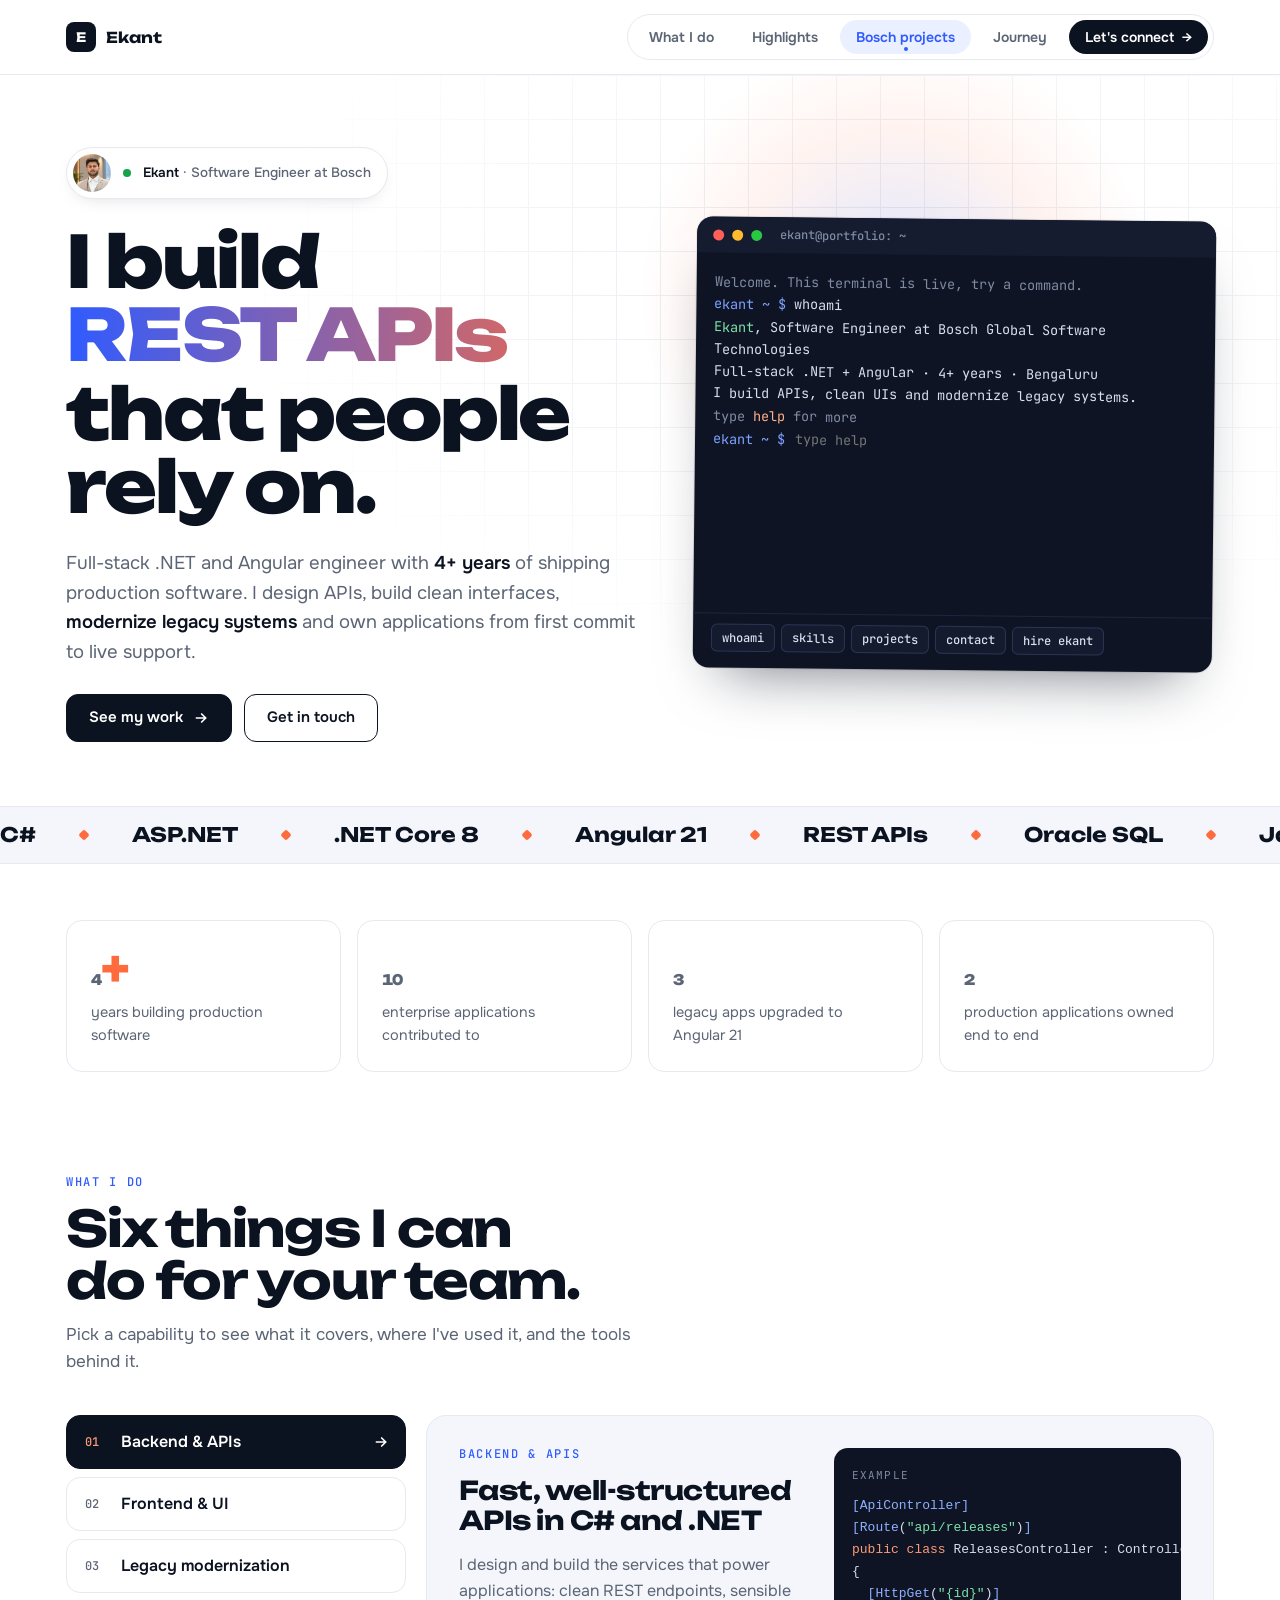
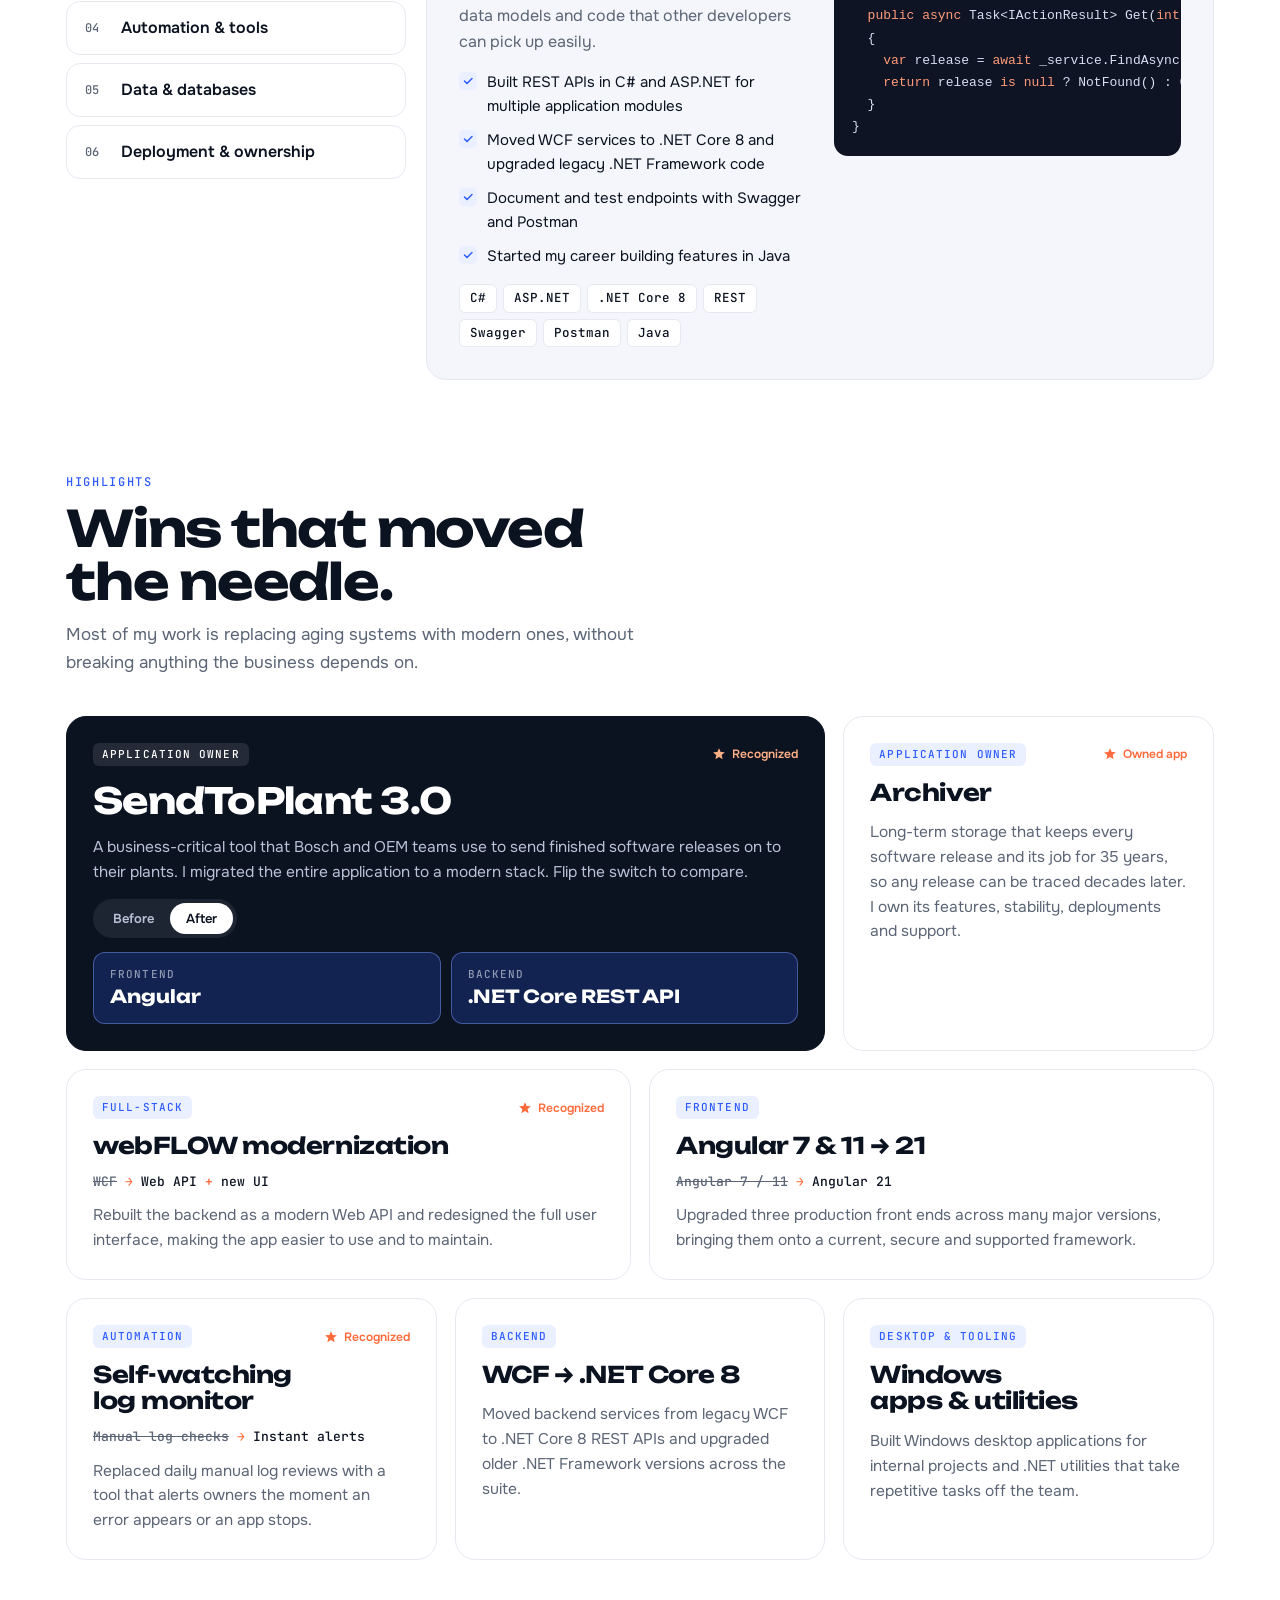
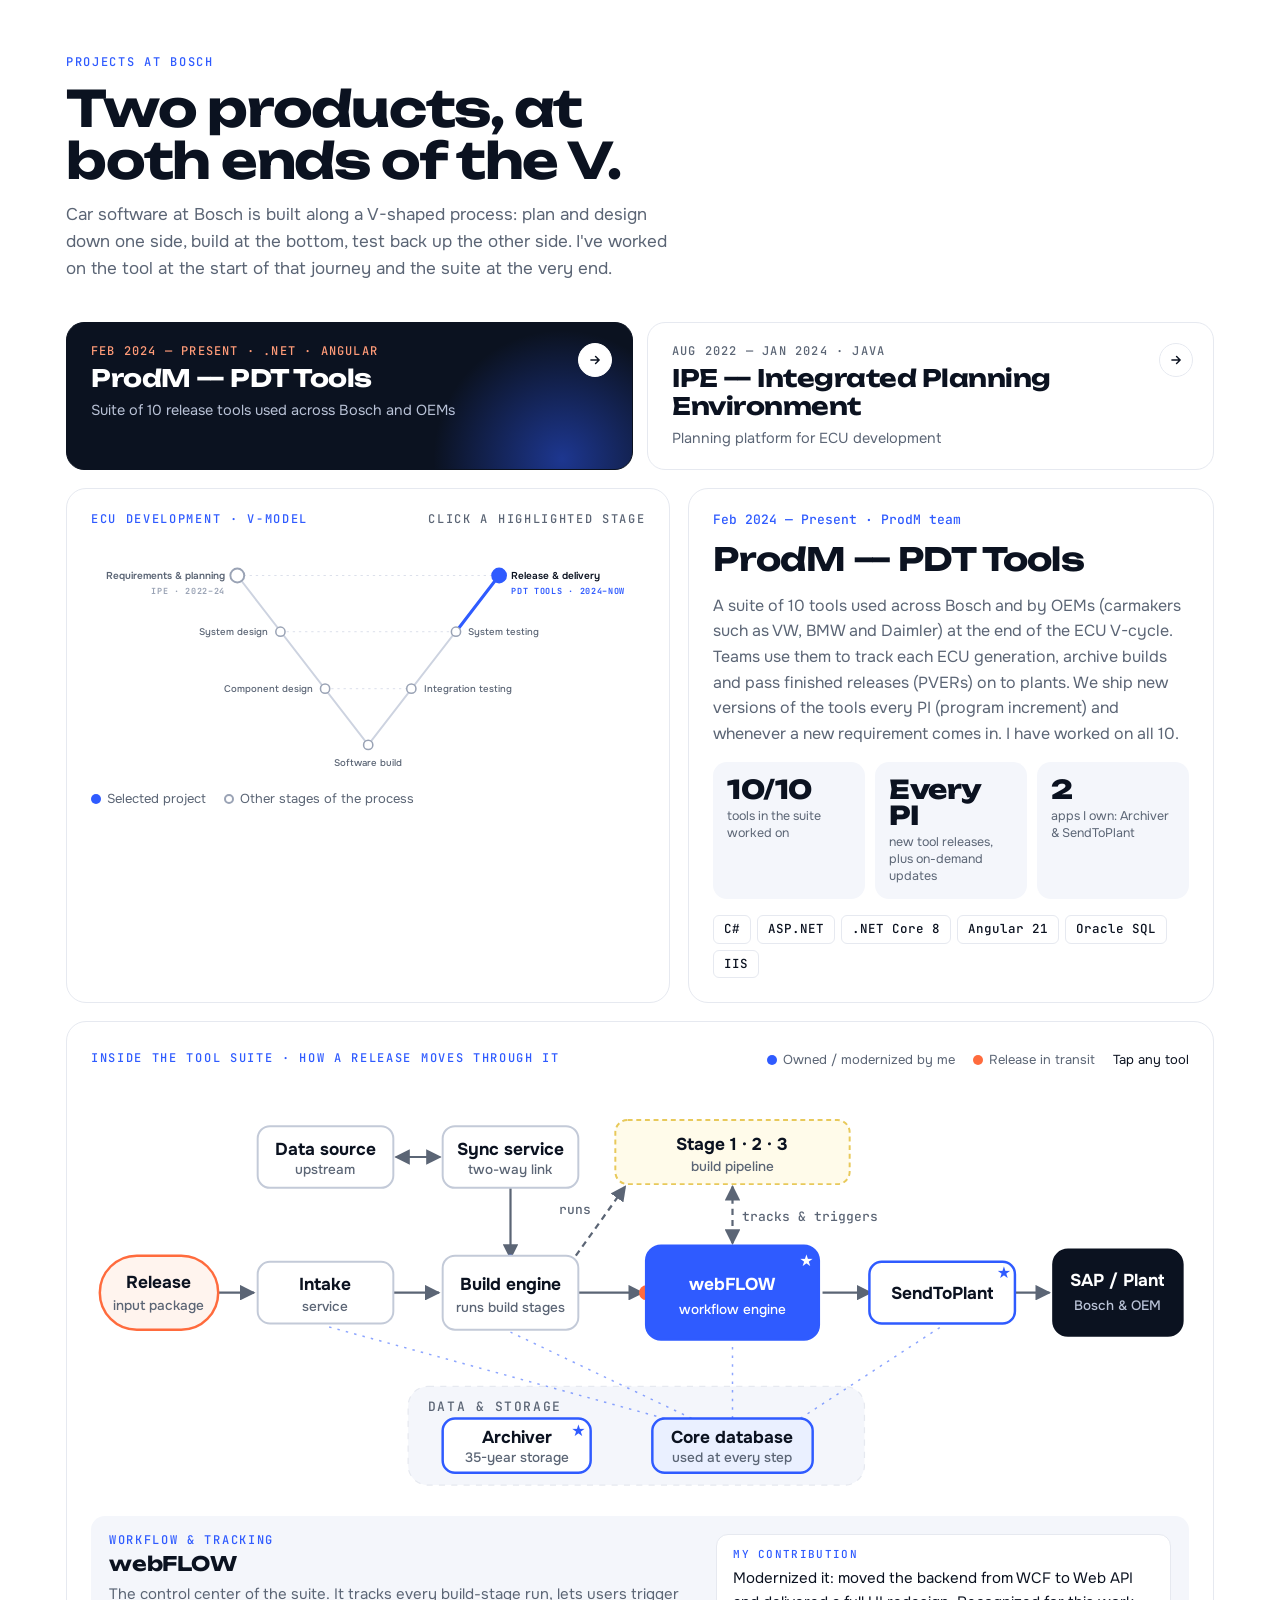
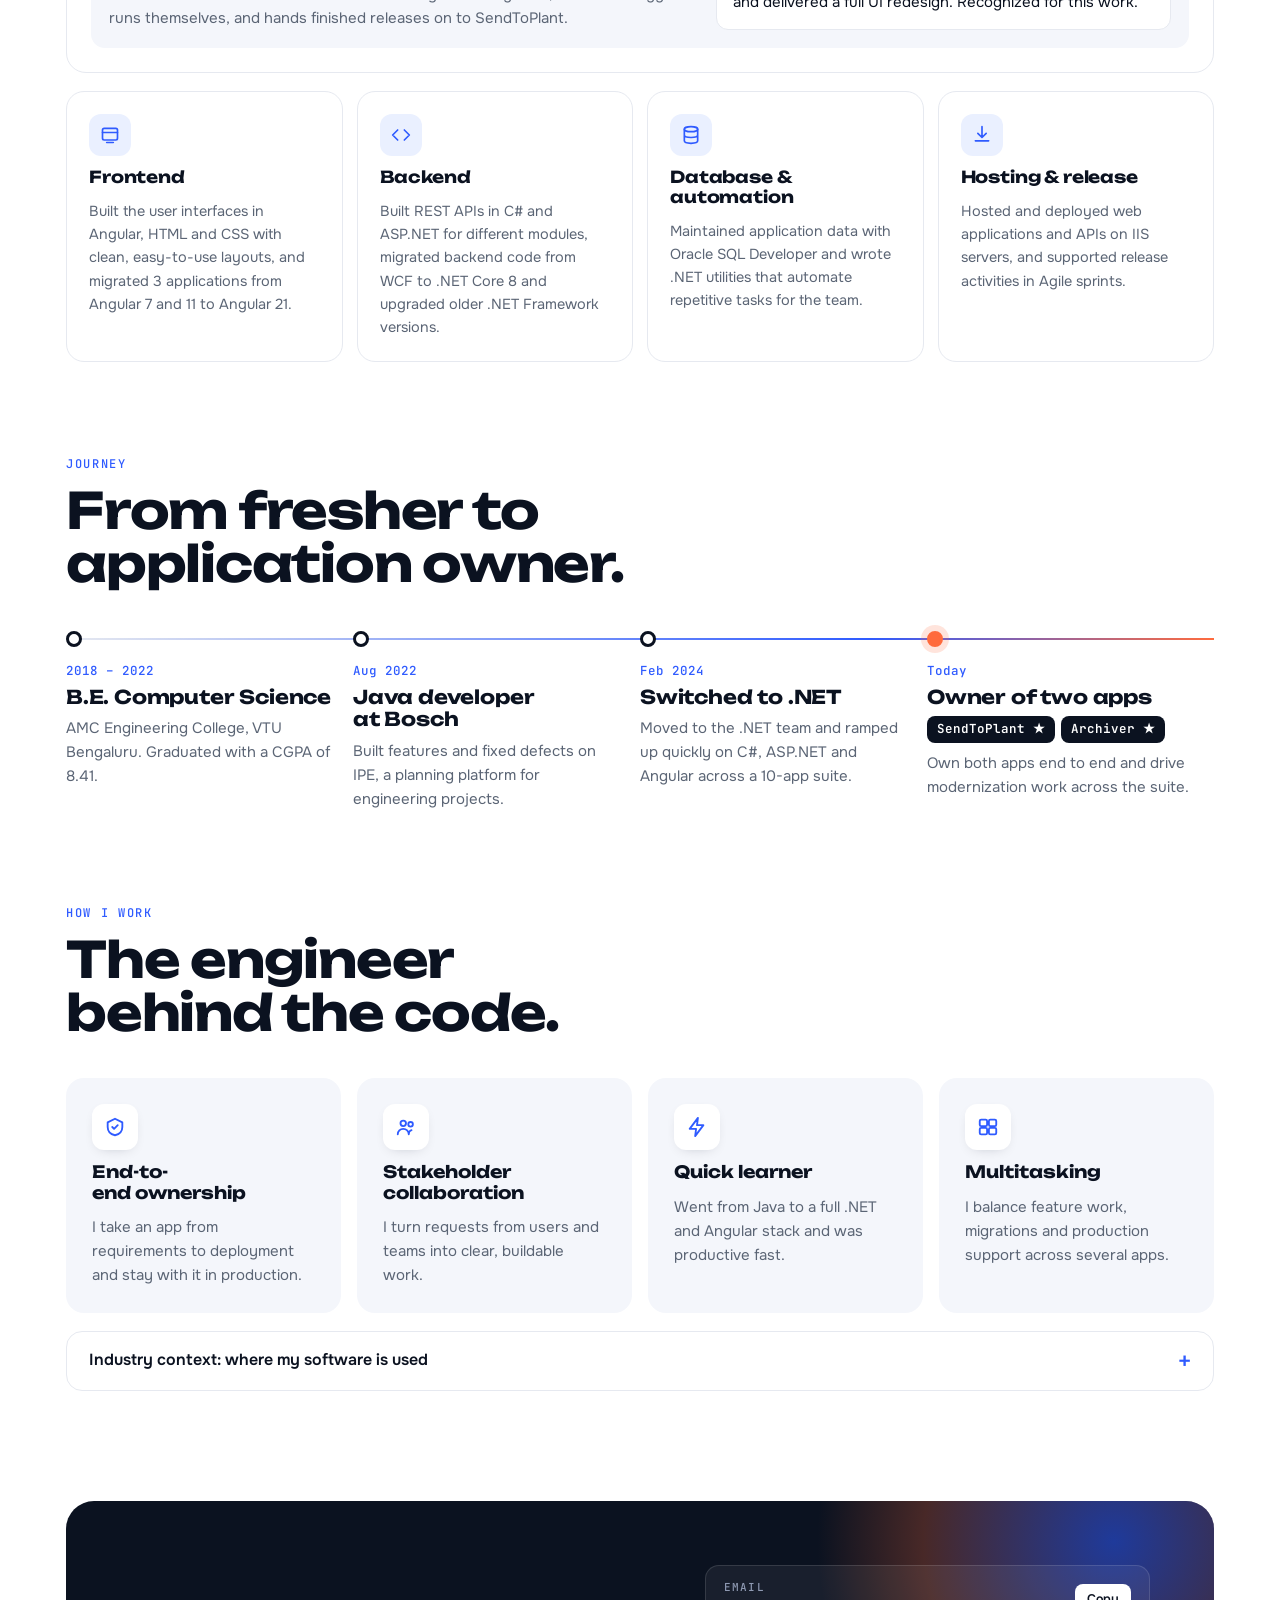
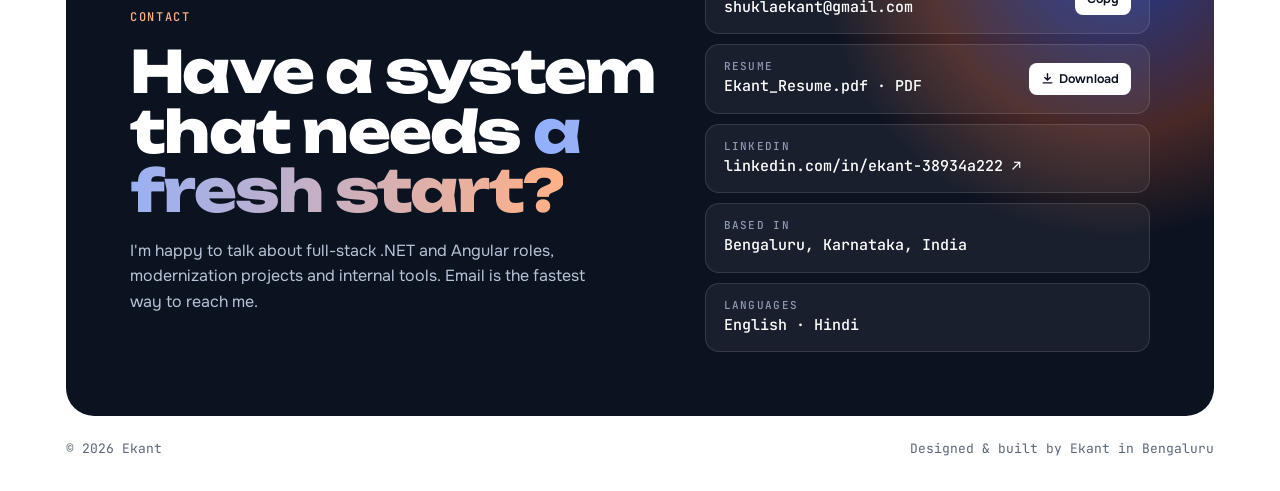
<file: index.html>
<!doctype html>
<html lang="en">
<head>
  <meta charset="utf-8">
  <meta name="viewport" content="width=device-width, initial-scale=1, viewport-fit=cover">
  <title>Ekant | Software Engineer</title>
  <meta name="description" content="Ekant, full-stack .NET and Angular software engineer at Bosch. Projects, skills and resume.">
  <meta name="author" content="Ekant">
  <meta name="theme-color" content="#ffffff">
  <meta name="color-scheme" content="light">

  <!-- Social sharing preview -->
  <meta property="og:type" content="website">
  <meta property="og:title" content="Ekant | Full-stack .NET & Angular Engineer">
  <meta property="og:description" content="Ekant, full-stack .NET and Angular software engineer at Bosch. Projects, skills and resume.">
  <meta property="og:image" content="assets/img/ekant.jpg">
  <meta name="twitter:card" content="summary">

  <link rel="icon" href="assets/img/favicon.svg" type="image/svg+xml">
  <link rel="preconnect" href="https://fonts.googleapis.com">
  <link rel="preconnect" href="https://fonts.gstatic.com" crossorigin>
  <link rel="stylesheet" href="https://fonts.googleapis.com/css2?family=Unbounded:wght@500;700;800&family=Onest:wght@400;500;600;700&family=JetBrains+Mono:wght@400;500;700&display=swap">
  <link rel="stylesheet" href="assets/css/style.css">
</head>
<body>
<header class="top">
  <div class="wrap">
    <a class="brand" href="#top"><i>E</i>Ekant</a>
    <nav class="nav" aria-label="Sections">
      <a href="#skills">What I do</a><a href="#projects">Highlights</a><a href="#bosch">Bosch projects</a><a href="#journey">Journey</a><a class="pill" href="#contact">Let's connect</a>
    </nav>
  </div>
</header>

<main id="top">
  <section class="hero" id="hero">
    <div class="grid-bg"></div><div class="glow"></div>
    <div class="wrap">
      <div class="hero-text">
        <div class="badge"><img src="assets/img/ekant.jpg" width="38" height="38" alt="Ekant"><i class="dot"></i><span><b>Ekant</b> · Software Engineer at Bosch</span></div>
        <h1>I build<span class="rotator" aria-live="polite"><span id="rot">full-stack apps</span></span>that people rely on.</h1>
        <p class="lede">Full-stack .NET and Angular engineer with <b>4+ years</b> of shipping production software. I design APIs, build clean interfaces, <b>modernize legacy systems</b> and own applications from first commit to live support.</p>
        <div class="cta">
          <a class="btn primary" href="#bosch">See my work <svg width="16" height="16" viewBox="0 0 24 24" fill="none" stroke="currentColor" stroke-width="2.5" stroke-linecap="round"><path d="M5 12h14M13 6l6 6-6 6"/></svg></a>
          <a class="btn" href="#contact">Get in touch</a>
        </div>
      </div>

      <div class="term" aria-label="Interactive terminal">
        <div class="term-bar"><i></i><i></i><i></i><span>ekant@portfolio: ~</span></div>
        <div class="term-body" id="term">
          <div id="out"></div>
          <form class="term-in" id="term-form" autocomplete="off">
            <label for="term-input">ekant ~ $</label>
            <input id="term-input" type="text" spellcheck="false" aria-label="Type a command" placeholder="type help">
          </form>
        </div>
        <div class="term-hints" id="hints">
          <button type="button" data-cmd="whoami">whoami</button>
          <button type="button" data-cmd="skills">skills</button>
          <button type="button" data-cmd="projects">projects</button>
          <button type="button" data-cmd="contact">contact</button>
          <button type="button" data-cmd="hire ekant">hire ekant</button>
        </div>
      </div>
    </div>
  </section>

  <div class="marquee" aria-label="Technologies">
    <div class="track">
      <span>C#</span><span>ASP.NET</span><span>.NET Core 8</span><span>Angular 21</span><span>REST APIs</span><span>Oracle SQL</span><span>Java</span><span>IIS</span><span>HTML &amp; CSS</span><span>Swagger</span><span>Postman</span><span>Git</span><span>GitHub Copilot</span><span>Agile / Scrum</span>
      <span aria-hidden="true">C#</span><span aria-hidden="true">ASP.NET</span><span aria-hidden="true">.NET Core 8</span><span aria-hidden="true">Angular 21</span><span aria-hidden="true">REST APIs</span><span aria-hidden="true">Oracle SQL</span><span aria-hidden="true">Java</span><span aria-hidden="true">IIS</span><span aria-hidden="true">HTML &amp; CSS</span><span aria-hidden="true">Swagger</span><span aria-hidden="true">Postman</span><span aria-hidden="true">Git</span><span aria-hidden="true">GitHub Copilot</span><span aria-hidden="true">Agile / Scrum</span>
    </div>
  </div>

  <section class="stats">
    <div class="wrap">
      <div class="stat rv"><b><span data-count="4">4</span><em>+</em></b><span>years building production software</span></div>
      <div class="stat rv"><b><span data-count="10">10</span></b><span>enterprise applications contributed to</span></div>
      <div class="stat rv"><b><span data-count="3">3</span></b><span>legacy apps upgraded to Angular 21</span></div>
      <div class="stat rv"><b><span data-count="2">2</span></b><span>production applications owned end to end</span></div>
    </div>
  </section>

  <section class="sec" id="skills">
    <div class="wrap">
      <div class="sec-head rv">
        <div>
          <span class="eyebrow">What I do</span>
          <h2>Six things I can do for your team.</h2>
          <p>Pick a capability to see what it covers, where I've used it, and the tools behind it.</p>
        </div>
      </div>
      <div class="caps">
        <div class="cap-list" role="tablist" aria-label="Capabilities" id="cap-list"></div>
        <div class="cap-panel" role="tabpanel" id="cap-panel" aria-live="polite"></div>
      </div>
    </div>
  </section>

  <section class="sec" id="projects">
    <div class="wrap">
      <div class="sec-head rv">
        <div>
          <span class="eyebrow">Highlights</span>
          <h2>Wins that moved the needle.</h2>
          <p>Most of my work is replacing aging systems with modern ones, without breaking anything the business depends on.</p>
        </div>
      </div>
      <div class="projects">
        <article class="proj big rv">
          <div class="top-row"><span class="tag">Application owner</span><span class="award" style="color:#ffb086"><svg width="14" height="14" viewBox="0 0 24 24" fill="currentColor"><path d="M12 2l2.9 6.6 7.1.6-5.4 4.7 1.6 7L12 17.3 5.8 21l1.6-7L2 9.2l7.1-.6z"/></svg>Recognized</span></div>
          <h3>SendToPlant 3.0</h3>
          <p>A business-critical tool that Bosch and OEM teams use to send finished software releases on to their plants. I migrated the entire application to a modern stack. Flip the switch to compare.</p>
          <div class="switch" role="group" aria-label="Compare stacks">
            <button type="button" id="sw-legacy" aria-pressed="false">Before</button>
            <button type="button" id="sw-modern" aria-pressed="true">After</button>
          </div>
          <div class="stackview modern" id="stackview">
            <div class="layer"><small>Frontend</small><b id="sv-fe">Angular</b></div>
            <div class="layer"><small>Backend</small><b id="sv-be">.NET Core REST API</b></div>
          </div>
        </article>
        <article class="proj rv">
          <div class="top-row"><span class="tag">Application owner</span><span class="award"><svg width="14" height="14" viewBox="0 0 24 24" fill="currentColor"><path d="M12 2l2.9 6.6 7.1.6-5.4 4.7 1.6 7L12 17.3 5.8 21l1.6-7L2 9.2l7.1-.6z"/></svg>Owned app</span></div>
          <h3>Archiver</h3>
          <p>Long-term storage that keeps every software release and its job for 35 years, so any release can be traced decades later. I own its features, stability, deployments and support.</p>
        </article>
        <article class="proj half rv">
          <div class="top-row"><span class="tag">Full-stack</span><span class="award"><svg width="14" height="14" viewBox="0 0 24 24" fill="currentColor"><path d="M12 2l2.9 6.6 7.1.6-5.4 4.7 1.6 7L12 17.3 5.8 21l1.6-7L2 9.2l7.1-.6z"/></svg>Recognized</span></div>
          <h3>webFLOW modernization</h3>
          <div class="ft"><span class="from">WCF</span><span class="ar">→</span><span>Web API</span><span class="ar">+</span><span>new UI</span></div>
          <p>Rebuilt the backend as a modern Web API and redesigned the full user interface, making the app easier to use and to maintain.</p>
        </article>
        <article class="proj half rv">
          <div class="top-row"><span class="tag">Frontend</span></div>
          <h3>Angular 7 &amp; 11 → 21</h3>
          <div class="ft"><span class="from">Angular 7 / 11</span><span class="ar">→</span><span>Angular 21</span></div>
          <p>Upgraded three production front ends across many major versions, bringing them onto a current, secure and supported framework.</p>
        </article>
        <article class="proj rv">
          <div class="top-row"><span class="tag">Automation</span><span class="award"><svg width="14" height="14" viewBox="0 0 24 24" fill="currentColor"><path d="M12 2l2.9 6.6 7.1.6-5.4 4.7 1.6 7L12 17.3 5.8 21l1.6-7L2 9.2l7.1-.6z"/></svg>Recognized</span></div>
          <h3>Self-watching log monitor</h3>
          <div class="ft"><span class="from">Manual log checks</span><span class="ar">→</span><span>Instant alerts</span></div>
          <p>Replaced daily manual log reviews with a tool that alerts owners the moment an error appears or an app stops.</p>
        </article>
        <article class="proj rv">
          <div class="top-row"><span class="tag">Backend</span></div>
          <h3>WCF → .NET Core 8</h3>
          <p>Moved backend services from legacy WCF to .NET Core 8 REST APIs and upgraded older .NET Framework versions across the suite.</p>
        </article>
        <article class="proj rv">
          <div class="top-row"><span class="tag">Desktop &amp; tooling</span></div>
          <h3>Windows apps &amp; utilities</h3>
          <p>Built Windows desktop applications for internal projects and .NET utilities that take repetitive tasks off the team.</p>
        </article>
      </div>
    </div>
  </section>

  <section class="sec" id="bosch">
    <div class="wrap">
      <div class="sec-head rv">
        <div>
          <span class="eyebrow">Projects at Bosch</span>
          <h2>Two products, at both ends of the V.</h2>
          <p>Car software at Bosch is built along a V-shaped process: plan and design down one side, build at the bottom, test back up the other side. I've worked on the tool at the start of that journey and the suite at the very end.</p>
        </div>
      </div>

      <div class="ptabs" role="tablist" aria-label="Bosch projects">
        <button type="button" class="ptab" role="tab" id="tab-pdt" data-p="pdt" aria-selected="true" aria-controls="panel-pdt">
          <small>Feb 2024 — Present · .NET · Angular</small>
          <b>ProdM — PDT Tools</b>
          <span>Suite of 10 release tools used across Bosch and OEMs</span>
          <i class="chev" aria-hidden="true"><svg width="14" height="14" viewBox="0 0 24 24" fill="none" stroke="currentColor" stroke-width="2.5" stroke-linecap="round"><path d="M5 12h14M13 6l6 6-6 6"/></svg></i>
        </button>
        <button type="button" class="ptab" role="tab" id="tab-ipe" data-p="ipe" aria-selected="false" aria-controls="panel-ipe">
          <small>Aug 2022 — Jan 2024 · Java</small>
          <b>IPE — Integrated Planning Environment</b>
          <span>Planning platform for ECU development</span>
          <i class="chev" aria-hidden="true"><svg width="14" height="14" viewBox="0 0 24 24" fill="none" stroke="currentColor" stroke-width="2.5" stroke-linecap="round"><path d="M5 12h14M13 6l6 6-6 6"/></svg></i>
        </button>
      </div>

      <div class="bgrid">
        <div class="card vm rv">
          <div class="card-h"><span class="eyebrow">ECU development · V-model</span><span class="eyebrow" style="color:var(--muted)">Click a highlighted stage</span></div>
          <div style="overflow-x:auto"><svg viewBox="0 0 720 320" style="min-width:540px" role="img" aria-label="V-model showing IPE at the planning stage and PDT Tools at the release stage">
            <line class="link" x1="190" y1="50" x2="530" y2="50"/>
            <line class="link" x1="246" y1="123" x2="474" y2="123"/>
            <line class="link" x1="304" y1="197" x2="416" y2="197"/>
            <polyline class="arm" points="190,50 360,270 530,50"/>
            <line class="seg" id="seg-ipe" x1="190" y1="50" x2="246" y2="123"/>
            <line class="seg on" id="seg-pdt" x1="530" y1="50" x2="474" y2="123"/>
            <circle class="nd" cx="246" cy="123" r="6"/>
            <circle class="nd" cx="304" cy="197" r="6"/>
            <circle class="nd" cx="360" cy="270" r="6"/>
            <circle class="nd" cx="416" cy="197" r="6"/>
            <circle class="nd" cx="474" cy="123" r="6"/>
            <text class="lb" x="230" y="127" text-anchor="end">System design</text>
            <text class="lb" x="288" y="201" text-anchor="end">Component design</text>
            <text class="lb" x="360" y="298" text-anchor="middle">Software build</text>
            <text class="lb" x="432" y="201">Integration testing</text>
            <text class="lb" x="490" y="127">System testing</text>
            <g class="zone" id="z-ipe" data-p="ipe" tabindex="0" role="button" aria-label="Show IPE">
              <circle class="ring" cx="190" cy="50" r="9"/>
              <circle class="core" cx="190" cy="50" r="9"/>
              <text class="zlb" x="174" y="54" text-anchor="end">Requirements &amp; planning</text>
              <text class="ztag" x="174" y="74" text-anchor="end">IPE · 2022–24</text>
            </g>
            <g class="zone on" id="z-pdt" data-p="pdt" tabindex="0" role="button" aria-label="Show PDT Tools">
              <circle class="ring" cx="530" cy="50" r="9"/>
              <circle class="core" cx="530" cy="50" r="9"/>
              <text class="zlb" x="546" y="54">Release &amp; delivery</text>
              <text class="ztag" x="546" y="74">PDT TOOLS · 2024–NOW</text>
            </g>
          </svg></div>
          <div class="vm-note"><span><i></i>Selected project</span><span><i class="off"></i>Other stages of the process</span></div>
        </div>

        <!-- PDT info -->
        <div class="card pinfo rv" id="panel-pdt" role="tabpanel" aria-labelledby="tab-pdt">
          <span class="period">Feb 2024 — Present · ProdM team</span>
          <h3>ProdM — PDT Tools</h3>
          <p>A suite of 10 tools used across Bosch and by OEMs (carmakers such as VW, BMW and Daimler) at the end of the ECU V-cycle. Teams use them to track each ECU generation, archive builds and pass finished releases (PVERs) on to plants. We ship new versions of the tools every PI (program increment) and whenever a new requirement comes in. I have worked on all 10.</p>
          <div class="kpis">
            <div class="kpi"><b>10/10</b><span>tools in the suite worked on</span></div>
            <div class="kpi"><b>Every PI</b><span>new tool releases, plus on-demand updates</span></div>
            <div class="kpi"><b>2</b><span>apps I own: Archiver &amp; SendToPlant</span></div>
          </div>
          <div class="chips"><span>C#</span><span>ASP.NET</span><span>.NET Core 8</span><span>Angular 21</span><span>Oracle SQL</span><span>IIS</span></div>
        </div>

        <!-- IPE info -->
        <div class="card pinfo" id="panel-ipe" role="tabpanel" aria-labelledby="tab-ipe" hidden>
          <span class="period">Aug 2022 — Jan 2024 · Planning team</span>
          <h3>IPE — Integrated Planning Environment</h3>
          <p>The planning application engineering teams use to plan and manage vehicle ECU development, at the very start of the V-cycle. This is where I began my career and learned how ECU software moves from first plan to final release.</p>
          <div class="kpis">
            <div class="kpi"><b>18 mo</b><span>building features on IPE</span></div>
            <div class="kpi"><b>Java</b><span>core language of the platform</span></div>
            <div class="kpi"><b>Start</b><span>of the V-cycle, where projects are planned</span></div>
          </div>
          <div class="chips"><span>Java</span><span>Feature development</span><span>Defect fixing</span><span>Release support</span></div>
        </div>
      </div>

      <!-- PDT visual + areas -->
      <div id="vis-pdt">
        <div class="card pvis arch rv">
          <div class="card-h"><span class="eyebrow">Inside the tool suite · how a release moves through it</span><div class="legend2"><span><i style="background:var(--accent)"></i>Owned / modernized by me</span><span><i style="background:var(--accent-2)"></i>Release in transit</span><span style="color:var(--ink)">Tap any tool</span></div></div>
          <div class="arch-scroll">
          <svg viewBox="0 0 900 340" role="group" aria-label="Delivery suite architecture: a release package goes to an intake service, the build engine, webFLOW, SendToPlant and finally SAP / Plant, meaning Bosch and OEM plants. The build engine runs a three-stage pipeline that webFLOW tracks and users can trigger. A data source and a sync service feed the build engine. The core database is used at every step and Archiver stores releases and jobs for 35 years.">
            <defs>
              <marker id="ah" viewBox="0 0 10 10" refX="9" refY="5" markerWidth="7" markerHeight="7" orient="auto-start-reverse"><path d="M0 0L10 5L0 10z" fill="#5b6575"/></marker>
            </defs>
            <rect class="band" x="262" y="246" width="370" height="80" rx="16"/>
            <text class="band-t" x="278" y="266">DATA &amp; STORAGE</text>
            <path class="dbl" d="M470 272 L195 197"/><path class="dbl" d="M492 272 L345 202"/><path class="dbl" d="M525 272 V210"/><path class="dbl" d="M580 272 L695 197"/>

            <path class="flow" d="M108 170 H137" marker-end="url(#ah)"/>
            <path class="flow" d="M250 170 H287" marker-end="url(#ah)"/>
            <path class="flow" d="M400 170 H452" marker-end="url(#ah)"/>
            <path class="flow" d="M598 170 H637" marker-end="url(#ah)"/>
            <path class="flow" d="M750 170 H782" marker-end="url(#ah)"/>
            <path class="flow" d="M252 60 H288" marker-start="url(#ah)" marker-end="url(#ah)"/>
            <path class="flow" d="M345 85 V142" marker-end="url(#ah)"/>
            <path class="flow dash" d="M398 140 L438 84" marker-end="url(#ah)"/><text class="lnk" x="410" y="106" text-anchor="end">runs</text>
            <path class="flow dash" d="M525 84 V130" marker-start="url(#ah)" marker-end="url(#ah)"/><text class="lnk" x="533" y="112">tracks &amp; triggers</text>

            <circle class="pk" r="6"><animateMotion dur="5s" repeatCount="indefinite" path="M60 170 H840"/></circle>
            <circle class="pk" r="6"><animateMotion dur="5s" begin="2.5s" repeatCount="indefinite" path="M60 170 H840"/></circle>
            <circle class="pk alt" r="4.5"><animateMotion dur="2.6s" repeatCount="indefinite" path="M345 85 V145"/></circle>

            <g class="tool input" data-k="pver" tabindex="0" role="button"><rect x="12" y="140" width="96" height="60" rx="30"/><text x="60" y="166">Release</text><text class="sub" x="60" y="184">input package</text></g>
            <g class="tool" data-k="adapter" tabindex="0" role="button"><rect x="140" y="145" width="110" height="50" rx="10"/><text x="195" y="168">Intake</text><text class="sub" x="195" y="185">service</text></g>
            <g class="tool" data-k="toolchain" tabindex="0" role="button"><rect x="290" y="140" width="110" height="60" rx="10"/><text x="345" y="168">Build engine</text><text class="sub" x="345" y="186">runs build stages</text></g>
            <g class="tool mine" data-k="webflow" tabindex="0" role="button"><rect x="455" y="132" width="140" height="76" rx="12"/><text x="525" y="168">webFLOW</text><text class="sub" x="525" y="187">workflow engine</text><text class="star" x="585" y="148">★</text></g>
            <g class="tool mine" data-k="send" tabindex="0" role="button"><rect x="636" y="145" width="118" height="50" rx="10"/><text x="695" y="175">SendToPlant</text><text class="star" x="745" y="158">★</text></g>
            <g class="tool dest" data-k="sap" tabindex="0" role="button"><rect x="785" y="135" width="105" height="70" rx="12"/><text x="837" y="165">SAP / Plant</text><text class="sub" x="837" y="184">Bosch &amp; OEM</text></g>
            <g class="tool" data-k="cenv" tabindex="0" role="button"><rect x="140" y="35" width="110" height="50" rx="10"/><text x="195" y="58">Data source</text><text class="sub" x="195" y="74">upstream</text></g>
            <g class="tool" data-k="pdtlt" tabindex="0" role="button"><rect x="290" y="35" width="110" height="50" rx="10"/><text x="345" y="58">Sync service</text><text class="sub" x="345" y="74">two-way link</text></g>
            <g class="tool steps" data-k="steps" tabindex="0" role="button"><rect x="430" y="30" width="190" height="52" rx="10"/><text x="525" y="54">Stage 1 · 2 · 3</text><text class="sub" x="525" y="71">build pipeline</text></g>
            <g class="tool mine" data-k="archiver" tabindex="0" role="button"><rect x="290" y="272" width="120" height="44" rx="10"/><text x="350" y="292">Archiver</text><text class="sub" x="350" y="307">35-year storage</text><text class="star" x="400" y="286">★</text></g>
            <g class="tool db" data-k="pdtdb" tabindex="0" role="button"><rect class="dbring" x="460" y="272" width="130" height="44" rx="10"/><rect x="460" y="272" width="130" height="44" rx="10"/><text x="525" y="292">Core database</text><text class="sub" x="525" y="307">used at every step</text></g>
          </svg>
          </div>
          <div class="tinfo" id="tinfo" aria-live="polite">
            <div class="tinfo-main"><span class="eyebrow" id="ti-kind">Workflow engine</span><h4 id="ti-name">webFLOW</h4><p id="ti-role"></p></div>
            <div class="tinfo-mine" id="ti-mine-wrap"><small>My contribution</small><p id="ti-mine"></p></div>
          </div>
        </div>
        <div class="areas">
          <div class="area rv"><div class="ic"><svg width="20" height="20" viewBox="0 0 24 24" fill="none" stroke="currentColor" stroke-width="2" stroke-linecap="round" stroke-linejoin="round"><rect x="3" y="4" width="18" height="14" rx="2"/><path d="M3 9h18M8 21h8"/></svg></div><h4>Frontend</h4><p>Built the user interfaces in Angular, HTML and CSS with clean, easy-to-use layouts, and migrated 3 applications from Angular 7 and 11 to Angular 21.</p></div>
          <div class="area rv"><div class="ic"><svg width="20" height="20" viewBox="0 0 24 24" fill="none" stroke="currentColor" stroke-width="2" stroke-linecap="round" stroke-linejoin="round"><path d="M8 6l-6 6 6 6M16 6l6 6-6 6"/></svg></div><h4>Backend</h4><p>Built REST APIs in C# and ASP.NET for different modules, migrated backend code from WCF to .NET Core 8 and upgraded older .NET Framework versions.</p></div>
          <div class="area rv"><div class="ic"><svg width="20" height="20" viewBox="0 0 24 24" fill="none" stroke="currentColor" stroke-width="2" stroke-linecap="round" stroke-linejoin="round"><ellipse cx="12" cy="5" rx="8" ry="3"/><path d="M4 5v14c0 1.7 3.6 3 8 3s8-1.3 8-3V5M4 12c0 1.7 3.6 3 8 3s8-1.3 8-3"/></svg></div><h4>Database &amp; automation</h4><p>Maintained application data with Oracle SQL Developer and wrote .NET utilities that automate repetitive tasks for the team.</p></div>
          <div class="area rv"><div class="ic"><svg width="20" height="20" viewBox="0 0 24 24" fill="none" stroke="currentColor" stroke-width="2" stroke-linecap="round" stroke-linejoin="round"><path d="M12 2v13M7 10l5 5 5-5M4 19h16"/></svg></div><h4>Hosting &amp; release</h4><p>Hosted and deployed web applications and APIs on IIS servers, and supported release activities in Agile sprints.</p></div>
        </div>
      </div>

      <!-- IPE visual + areas -->
      <div id="vis-ipe" hidden>
        <div class="card pvis">
          <div class="card-h"><span class="eyebrow">What IPE helps teams plan</span><span class="tag">Example plan</span></div>
          <div class="board" id="board">
            <span></span><div class="q"><span>Q1</span><span>Q2</span><span>Q3</span><span>Q4</span></div>
            <span class="rl">Requirements</span><div class="tr"><i class="bar" style="--s:0%;--w:28%;--d:.0s"></i></div>
            <span class="rl">System design</span><div class="tr"><i class="bar" style="--s:14%;--w:30%;--d:.12s"></i></div>
            <span class="rl">Component design</span><div class="tr"><i class="bar" style="--s:30%;--w:28%;--d:.24s"></i></div>
            <span class="rl">Software build</span><div class="tr"><i class="bar" style="--s:44%;--w:30%;--d:.36s"></i></div>
            <span class="rl">Testing</span><div class="tr"><i class="bar" style="--s:62%;--w:26%;--d:.48s"></i></div>
            <span class="rl">Release</span><div class="tr"><i class="bar hot" style="--s:86%;--w:14%;--d:.6s"></i></div>
          </div>
        </div>
        <div class="areas three">
          <div class="area"><div class="ic"><svg width="20" height="20" viewBox="0 0 24 24" fill="none" stroke="currentColor" stroke-width="2" stroke-linecap="round" stroke-linejoin="round"><path d="M12 5v14M5 12h14"/></svg></div><h4>Feature development</h4><p>Built new features and enhancements for the planning application in Java.</p></div>
          <div class="area"><div class="ic"><svg width="20" height="20" viewBox="0 0 24 24" fill="none" stroke="currentColor" stroke-width="2" stroke-linecap="round" stroke-linejoin="round"><circle cx="12" cy="12" r="9"/><path d="M8 12l3 3 5-6"/></svg></div><h4>Defects &amp; testing</h4><p>Fixed defects and supported testing and releases together with the team.</p></div>
          <div class="area"><div class="ic"><svg width="20" height="20" viewBox="0 0 24 24" fill="none" stroke="currentColor" stroke-width="2" stroke-linecap="round" stroke-linejoin="round"><path d="M4 19V5a2 2 0 012-2h12v18H6a2 2 0 01-2-2zM8 7h6"/></svg></div><h4>Domain knowledge</h4><p>Built a solid understanding of the ECU development process, which carried straight into PDT Tools.</p></div>
        </div>
      </div>
    </div>
  </section>

  <section class="sec" id="journey">
    <div class="wrap">
      <div class="sec-head rv">
        <div>
          <span class="eyebrow">Journey</span>
          <h2>From fresher to application owner.</h2>
        </div>
      </div>
      <div class="journey rv">
        <div class="stop"><time>2018 – 2022</time><h3>B.E. Computer Science</h3><p>AMC Engineering College, VTU Bengaluru. Graduated with a CGPA of 8.41.</p></div>
        <div class="stop"><time>Aug 2022</time><h3>Java developer at Bosch</h3><p>Built features and fixed defects on IPE, a planning platform for engineering projects.</p></div>
        <div class="stop"><time>Feb 2024</time><h3>Switched to .NET</h3><p>Moved to the .NET team and ramped up quickly on C#, ASP.NET and Angular across a 10-app suite.</p></div>
        <div class="stop now"><time>Today</time><h3>Owner of two apps</h3><div class="owned"><span>SendToPlant ★</span><span>Archiver ★</span></div><p>Own both apps end to end and drive modernization work across the suite.</p></div>
      </div>
    </div>
  </section>

  <section class="sec" id="how">
    <div class="wrap">
      <div class="sec-head rv">
        <div>
          <span class="eyebrow">How I work</span>
          <h2>The engineer behind the code.</h2>
        </div>
      </div>
      <div class="traits">
        <div class="trait rv"><div class="ic"><svg width="22" height="22" viewBox="0 0 24 24" fill="none" stroke="currentColor" stroke-width="2" stroke-linecap="round" stroke-linejoin="round"><path d="M12 3l8 4v5c0 5-3.5 8-8 9-4.5-1-8-4-8-9V7z"/><path d="M9 12l2 2 4-4"/></svg></div><h3>End-to-end ownership</h3><p>I take an app from requirements to deployment and stay with it in production.</p></div>
        <div class="trait rv"><div class="ic"><svg width="22" height="22" viewBox="0 0 24 24" fill="none" stroke="currentColor" stroke-width="2" stroke-linecap="round" stroke-linejoin="round"><circle cx="9" cy="8" r="3"/><circle cx="17" cy="9" r="2.5"/><path d="M3 20c0-3.3 2.7-6 6-6s6 2.7 6 6M15 20c0-2 1-4 3-4.5"/></svg></div><h3>Stakeholder collaboration</h3><p>I turn requests from users and teams into clear, buildable work.</p></div>
        <div class="trait rv"><div class="ic"><svg width="22" height="22" viewBox="0 0 24 24" fill="none" stroke="currentColor" stroke-width="2" stroke-linecap="round" stroke-linejoin="round"><path d="M13 2L4 14h7l-1 8 9-12h-7z"/></svg></div><h3>Quick learner</h3><p>Went from Java to a full .NET and Angular stack and was productive fast.</p></div>
        <div class="trait rv"><div class="ic"><svg width="22" height="22" viewBox="0 0 24 24" fill="none" stroke="currentColor" stroke-width="2" stroke-linecap="round" stroke-linejoin="round"><rect x="3" y="4" width="8" height="7" rx="1.5"/><rect x="13" y="4" width="8" height="7" rx="1.5"/><rect x="3" y="13" width="8" height="7" rx="1.5"/><rect x="13" y="13" width="8" height="7" rx="1.5"/></svg></div><h3>Multitasking</h3><p>I balance feature work, migrations and production support across several apps.</p></div>
      </div>
      <details class="context rv">
        <summary>Industry context: where my software is used</summary>
        <div class="inner">
          <div>
            <p>My applications are used across Bosch and by carmakers such as Volkswagen, BMW and Daimler at the final stage of car software development. Once software for a car's internal computers is tested and approved, teams use our tools to track each release, archive it and hand it on to plants.</p>
            <p>We release new versions of the tools every PI (program increment) and whenever a new requirement comes in. Reliability matters: the right software version has to reach the right place, every time.</p>
          </div>
          <dl>
            <div><dt>ECU</dt><dd>A small computer in a car that controls one system, like the engine or brakes.</dd></div>
            <div><dt>PVER</dt><dd>A finished, approved software release for an ECU.</dd></div>
            <div><dt>OEM</dt><dd>The carmaker, such as VW, BMW or Daimler. OEM teams use our tools too.</dd></div>
          </dl>
        </div>
      </details>
    </div>
  </section>

  <section class="contact" id="contact">
    <div class="wrap">
      <div class="contact-card rv">
        <div>
          <span class="eyebrow" style="color:#ffb086">Contact</span>
          <h2 style="margin-top:14px">Have a system that needs <em>a fresh start?</em></h2>
          <p>I'm happy to talk about full-stack .NET and Angular roles, modernization projects and internal tools. Email is the fastest way to reach me.</p>
        </div>
        <div class="lines">
          <div class="line"><div><small>Email</small><span id="email">shuklaekant@gmail.com</span></div><button class="copy" type="button" data-copy="email">Copy</button></div>
          <div class="line"><div><small>Resume</small><span>Ekant_Resume.pdf · PDF</span></div><a class="copy" href="Ekant_Resume.pdf" download style="color:var(--ink);text-decoration:none;font:600 12.5px/1 var(--f-body)"><svg width="13" height="13" viewBox="0 0 24 24" fill="none" stroke="currentColor" stroke-width="2.6" stroke-linecap="round" stroke-linejoin="round" style="vertical-align:-2px;margin-right:5px"><path d="M12 3v12M7 10l5 5 5-5M4 20h16"/></svg>Download</a></div>
          <div class="line"><div><small>LinkedIn</small><a href="https://www.linkedin.com/in/ekant-38934a222" target="_blank" rel="noopener">linkedin.com/in/ekant-38934a222 ↗</a></div></div>
          <div class="line"><div><small>Based in</small><span>Bengaluru, Karnataka, India</span></div></div>
          <div class="line"><div><small>Languages</small><span>English · Hindi</span></div></div>
        </div>
      </div>
      <div class="foot"><span>© 2026 Ekant</span><span>Designed &amp; built by Ekant in Bengaluru</span></div>
    </div>
  </section>
</main>

<script src="assets/js/main.js" defer></script>
</body>
</html>
</file>
<file: assets/css/style.css>
/* Base reset */
*,*::before,*::after{box-sizing:border-box}
:root{padding-top:env(safe-area-inset-top,0px);padding-bottom:env(safe-area-inset-bottom,0px)}
body{margin:0}
img{max-width:100%}
[hidden]{display:none!important}

/* Layout: single white theme. A live terminal anchors the hero; capabilities are an interactive console; projects flip between legacy and modern. */
:root{
  color-scheme: light;
  --bg:#ffffff; --tint:#f4f6fb; --ink:#0b1220; --muted:#5b6575; --line:#e6e9f0;
  --accent:#2f5bff; --accent-2:#ff6b3d; --accent-soft:#eaf0ff; --ok:#16a34a;
  --term:#0e1424; --term-ink:#d6def0; --term-dim:#7f8aa3;
  --f-display:"Unbounded", "Segoe UI", system-ui, sans-serif;
  --f-body:"Onest", "Segoe UI", system-ui, sans-serif;
  --f-mono:"JetBrains Mono", ui-monospace, Consolas, monospace;
}
*{box-sizing:border-box}
html{scroll-behavior:smooth}
body{background:var(--bg);color:var(--ink);font:400 16px/1.6 var(--f-body);-webkit-font-smoothing:antialiased;overflow-x:hidden}
a{color:var(--accent)}
.wrap{max-width:1180px;margin:0 auto;padding-left:max(16px, env(safe-area-inset-left, 0px));padding-right:max(16px, env(safe-area-inset-right, 0px))}
h1,h2,h3{margin:0;text-wrap:balance}
.eyebrow{font:500 12px/1 var(--f-mono);letter-spacing:.14em;text-transform:uppercase;color:var(--accent)}
:focus-visible{outline:2px solid var(--accent);outline-offset:3px}

/* nav */
body::before{content:"";position:fixed;inset:0 0 auto;height:env(safe-area-inset-top, 0px);z-index:10;background:var(--bg)}
.top{position:sticky;top:env(safe-area-inset-top, 0px);z-index:30;background:rgba(255,255,255,.82);backdrop-filter:blur(12px);border-bottom:1px solid var(--line)}
.top .wrap{display:flex;align-items:center;justify-content:space-between;gap:16px;padding-block:14px}
.brand{display:flex;align-items:center;gap:10px;text-decoration:none;color:var(--ink);font:700 15px/1 var(--f-display)}
.brand i{width:30px;height:30px;border-radius:8px;background:var(--ink);color:#fff;display:grid;place-items:center;font:700 13px/1 var(--f-display);font-style:normal}
.nav{display:flex;gap:6px;align-items:center;padding:5px;border:1px solid var(--line);border-radius:99px;background:#fff}
.nav a{position:relative;font:600 14px/1 var(--f-body);color:var(--muted);text-decoration:none;padding:10px 16px;border-radius:99px;transition:background .2s,color .2s,transform .2s,box-shadow .2s}
.nav a:not(.pill):hover{background:var(--tint);color:var(--ink);transform:translateY(-1px)}
.nav a:not(.pill).active{background:var(--accent-soft);color:var(--accent)}
.nav a:not(.pill).active::after{content:"";position:absolute;left:50%;bottom:3px;width:4px;height:4px;margin-left:-2px;border-radius:50%;background:var(--accent)}
.nav a.pill{color:#fff;background:var(--ink);display:inline-flex;align-items:center;gap:8px}
.nav a.pill:hover{background:var(--accent);box-shadow:0 8px 18px -8px rgba(47,91,255,.7);transform:translateY(-1px)}
.nav a.pill::after{content:"→";transition:transform .2s}
.nav a.pill:hover::after{transform:translateX(3px)}
@media (max-width:760px){.nav a:not(.pill){display:none}}

/* hero */
.hero{position:relative;overflow:hidden}
.hero .grid-bg{position:absolute;inset:0;background-image:linear-gradient(var(--line) 1px,transparent 1px),linear-gradient(90deg,var(--line) 1px,transparent 1px);background-size:44px 44px;mask-image:radial-gradient(ellipse 70% 70% at 70% 30%,#000 30%,transparent 75%);-webkit-mask-image:radial-gradient(ellipse 70% 70% at 70% 30%,#000 30%,transparent 75%);opacity:.7;pointer-events:none}
.hero .glow{position:absolute;width:520px;height:520px;border-radius:50%;background:radial-gradient(circle,rgba(47,91,255,.16),rgba(255,107,61,.08) 45%,transparent 70%);left:var(--mx,70%);top:var(--my,30%);transform:translate(-50%,-50%);pointer-events:none;transition:left .25s ease-out,top .25s ease-out}
.hero .wrap{position:relative;display:grid;grid-template-columns:1.05fr .95fr;gap:56px;align-items:center;padding-block:72px 64px}
.hero-text{display:flex;flex-direction:column;gap:26px;min-width:0}
.badge{display:inline-flex;align-items:center;gap:12px;padding:6px 16px 6px 6px;border:1px solid var(--line);border-radius:99px;background:#fff;width:max-content;max-width:100%;box-shadow:0 6px 20px -12px rgba(11,18,32,.25)}
.badge img{width:38px;height:38px;border-radius:50%;object-fit:cover}
.badge span{font:500 13.5px/1.3 var(--f-body);color:var(--muted)}
.badge b{color:var(--ink);font-weight:600}
.dot{width:8px;height:8px;border-radius:50%;background:var(--ok);box-shadow:0 0 0 0 rgba(22,163,74,.5);animation:ping 2s infinite;flex:none}
@keyframes ping{70%{box-shadow:0 0 0 8px rgba(22,163,74,0)}100%{box-shadow:0 0 0 0 rgba(22,163,74,0)}}
.hero h1{font:800 clamp(38px,5.6vw,72px)/1.02 var(--f-display);letter-spacing:-.03em}
.rotator{display:block;height:1.1em;overflow:hidden;position:relative}
.rotator span{display:block;background:linear-gradient(90deg,var(--accent),var(--accent-2));-webkit-background-clip:text;background-clip:text;color:transparent;animation:rise .55s cubic-bezier(.2,.8,.2,1)}
@keyframes rise{from{transform:translateY(100%)}to{transform:none}}
.lede{font-size:18.5px;color:var(--muted);max-width:52ch;margin:0}
.lede b{color:var(--ink);font-weight:600}
.cta{display:flex;gap:12px;flex-wrap:wrap}
.btn{display:inline-flex;align-items:center;gap:10px;padding:15px 22px;border-radius:12px;font:600 15px/1 var(--f-body);text-decoration:none;border:1.5px solid var(--ink);color:var(--ink);background:#fff;cursor:pointer;transition:transform .2s, box-shadow .2s, background .2s}
.btn.primary{background:var(--ink);color:#fff}
.btn:hover{transform:translateY(-2px);box-shadow:0 10px 24px -12px rgba(11,18,32,.5)}
.btn.primary:hover{background:var(--accent);border-color:var(--accent)}
.btn svg{transition:transform .2s}.btn:hover svg{transform:translateX(3px)}

/* terminal */
.term{min-width:0;background:var(--term);border-radius:16px;box-shadow:0 30px 60px -30px rgba(14,20,36,.6),0 0 0 1px rgba(14,20,36,.08);overflow:hidden;transform:rotate(.6deg);transition:transform .4s}
.term:hover{transform:rotate(0)}
.term-bar{display:flex;align-items:center;gap:8px;padding:12px 16px;background:#151c30}
.term-bar i{width:11px;height:11px;border-radius:50%;background:#ff5f57}.term-bar i:nth-child(2){background:#febc2e}.term-bar i:nth-child(3){background:#28c840}
.term-bar span{margin-left:10px;font:500 12px/1 var(--f-mono);color:var(--term-dim)}
.term-body{height:360px;overflow-y:auto;padding:18px 18px 10px;font:400 13.5px/1.65 var(--f-mono);color:var(--term-ink)}
.term-body .l{white-space:pre-wrap;overflow-wrap:anywhere}
.term-body .p{color:#7ea2ff}.term-body .k{color:#ffb086}.term-body .g{color:#7ee2a8}.term-body .d{color:var(--term-dim)}
.term-in{display:flex;gap:8px;align-items:center}
.term-in label{color:#7ea2ff;white-space:nowrap}
.term-in input{flex:1;min-width:0;background:transparent;border:0;color:#fff;font:inherit;outline:none;caret-color:var(--accent-2)}
.term-hints{display:flex;flex-wrap:wrap;gap:6px;padding:10px 18px 16px;border-top:1px solid #1d2640}
.term-hints button{font:500 12px/1 var(--f-mono);padding:7px 10px;border-radius:6px;border:1px solid #2a3556;background:#141b2f;color:var(--term-ink);cursor:pointer}
.term-hints button:hover{border-color:#7ea2ff;color:#fff}
@media (max-width:920px){.hero .wrap{grid-template-columns:1fr;gap:40px;padding-block:44px}.term{transform:none}.term-body{height:300px}}

/* marquee */
.marquee{border-block:1px solid var(--line);background:var(--tint);overflow:hidden;padding-block:18px}
.track{display:flex;gap:44px;width:max-content;animation:slide 38s linear infinite}
.track span{font:700 20px/1 var(--f-display);color:var(--ink);white-space:nowrap;display:flex;align-items:center;gap:44px}
.track span::after{content:"";width:8px;height:8px;border-radius:2px;background:var(--accent-2);transform:rotate(45deg)}
@keyframes slide{to{transform:translateX(-50%)}}
.marquee:hover .track{animation-play-state:paused}

/* stats */
.stats .wrap{display:grid;grid-template-columns:repeat(4,1fr);gap:16px;padding-block:56px 8px}
.stat{padding:24px;border-radius:16px;border:1px solid var(--line);display:flex;flex-direction:column;gap:10px;transition:border-color .2s, transform .2s}
.stat:hover{border-color:var(--accent);transform:translateY(-3px)}
.stat b{font:800 46px/1 var(--f-display);letter-spacing:-.03em;font-variant-numeric:tabular-nums}
.stat b em{font-style:normal;color:var(--accent-2)}
.stat span{font-size:14.5px;color:var(--muted)}
@media (max-width:820px){.stats .wrap{grid-template-columns:1fr 1fr}.stat b{font-size:36px}}

/* section shells */
.sec .wrap{padding-block:96px 0}
.sec-head{display:flex;justify-content:space-between;align-items:end;gap:24px;flex-wrap:wrap;margin-bottom:40px}
.sec-head > div{display:flex;flex-direction:column;gap:14px;max-width:720px}
.sec-head h2{font:700 clamp(30px,4vw,50px)/1.05 var(--f-display);letter-spacing:-.025em}
.sec-head p{margin:0;color:var(--muted);font-size:17px;max-width:56ch}
@media (max-width:720px){.sec .wrap{padding-block:64px 0}}

/* bosch projects */
.ptabs{display:grid;grid-template-columns:1fr 1fr;gap:14px;margin-bottom:18px}
.ptab{position:relative;overflow:hidden;text-align:left;display:flex;flex-direction:column;gap:8px;padding:22px 24px;border-radius:18px;border:1.5px solid var(--line);background:#fff;cursor:pointer;color:var(--ink);font-family:var(--f-body);transition:border-color .2s,transform .2s,box-shadow .2s}
.ptab:hover{border-color:var(--ink);transform:translateY(-2px);box-shadow:0 14px 28px -20px rgba(11,18,32,.5)}
.ptab small{font:500 12px/1 var(--f-mono);letter-spacing:.1em;text-transform:uppercase;color:var(--muted)}
.ptab b{font:700 clamp(18px,2.2vw,24px)/1.15 var(--f-display);letter-spacing:-.02em}
.ptab span{font-size:14.5px;color:var(--muted)}
.ptab .chev{position:absolute;right:20px;top:20px;width:34px;height:34px;border-radius:50%;display:grid;place-items:center;border:1px solid var(--line);transition:all .2s}
.ptab[aria-selected="true"]{background:var(--ink);border-color:var(--ink);color:#fff}
.ptab[aria-selected="true"] small{color:#ff9b78}
.ptab[aria-selected="true"] span{color:#b9c2d6}
.ptab[aria-selected="true"] .chev{background:#fff;color:var(--ink);border-color:#fff}
.ptab[aria-selected="true"]::before{content:"";position:absolute;inset:auto -60px -120px auto;width:260px;height:260px;border-radius:50%;background:radial-gradient(circle,rgba(47,91,255,.5),transparent 70%);pointer-events:none}
@media (max-width:640px){.ptabs{grid-template-columns:1fr}}

.bgrid{display:grid;grid-template-columns:1.15fr 1fr;gap:18px}
.card{border:1px solid var(--line);border-radius:20px;background:#fff;padding:24px;min-width:0}
.card.tint{background:var(--tint)}
.card-h{display:flex;justify-content:space-between;align-items:center;gap:10px;flex-wrap:wrap;margin-bottom:12px}
.vm svg{width:100%;height:auto;display:block}
.vm .arm{fill:none;stroke:#cdd3e0;stroke-width:2.5}
.vm .link{stroke:#d9deea;stroke-width:1.2;stroke-dasharray:3 5}
.vm .nd{fill:#fff;stroke:#9aa3b5;stroke-width:2}
.vm .lb{fill:var(--muted);font:500 12.5px var(--f-body)}
.vm .zone{cursor:pointer}
.vm .zone .ring{fill:none;stroke:var(--accent);stroke-width:2;opacity:0;transform-box:fill-box;transform-origin:center}
.vm .zone .core{fill:#fff;stroke:#9aa3b5;stroke-width:2.5;transition:fill .3s,stroke .3s}
.vm .zone .ztag{font:700 11px var(--f-mono);letter-spacing:.08em;fill:#9aa3b5;transition:fill .3s}
.vm .zone .zlb{fill:var(--muted);font:600 13px var(--f-body);transition:fill .3s}
.vm .zone.on .core{fill:var(--accent);stroke:var(--accent)}
.vm .zone.on .ztag{fill:var(--accent)}
.vm .zone.on .zlb{fill:var(--ink)}
.vm .zone.on .ring{animation:ring 2.2s ease-out infinite}
@keyframes ring{0%{opacity:.8;transform:scale(1)}100%{opacity:0;transform:scale(3)}}
.vm .seg{fill:none;stroke:var(--accent);stroke-width:4;stroke-linecap:round;opacity:0;transition:opacity .3s}
.vm .seg.on{opacity:1}
.vm-note{display:flex;gap:18px;flex-wrap:wrap;font-size:13px;color:var(--muted);margin-top:6px}
.vm-note i{display:inline-block;width:10px;height:10px;border-radius:50%;margin-right:6px;vertical-align:-1px;background:var(--accent)}
.vm-note i.off{background:#fff;border:2px solid #9aa3b5}

.pinfo{display:flex;flex-direction:column;gap:16px}
.pinfo h3{font:700 clamp(24px,2.6vw,32px)/1.1 var(--f-display);letter-spacing:-.025em}
.pinfo .period{font:500 13px/1 var(--f-mono);color:var(--accent)}
.pinfo p{margin:0;color:var(--muted)}
.kpis{display:grid;grid-template-columns:repeat(3,1fr);gap:10px}
.kpi{padding:14px;border-radius:14px;background:var(--tint);display:flex;flex-direction:column;gap:6px}
.kpi b{font:800 26px/1 var(--f-display);letter-spacing:-.02em}
.kpi span{font-size:12.5px;color:var(--muted);line-height:1.35}
.ring-kpi{display:flex;align-items:center;gap:10px}
.chips{display:flex;flex-wrap:wrap;gap:6px}
.chips span{font:500 12.5px/1 var(--f-mono);padding:7px 10px;border-radius:6px;border:1px solid var(--line);background:#fff}
@media (max-width:960px){.bgrid{grid-template-columns:1fr}}
@media (max-width:440px){.kpis{grid-template-columns:1fr 1fr}}

.pvis{margin-top:18px}
.pipe svg{width:100%;height:auto;display:block}
.pipe .rail{fill:none;stroke:#cdd3e0;stroke-width:3}
.pipe .st{fill:#fff;stroke:var(--ink);stroke-width:2}
.pipe .st.own{fill:var(--accent);stroke:var(--accent)}
.pipe .sl{fill:var(--ink);font:600 13px var(--f-body)}
.pipe .ss{fill:var(--muted);font:400 11.5px var(--f-body)}
.pipe .own-t{fill:var(--accent);font:700 10.5px var(--f-mono);letter-spacing:.06em}
.pipe .dest rect{fill:var(--tint);stroke:var(--line)}
.pipe .dest text{fill:var(--ink);font:600 12.5px var(--f-body)}
.pipe .pk{fill:var(--accent-2)}
.legend2{display:flex;gap:18px;flex-wrap:wrap;font-size:13px;color:var(--muted);margin-top:4px}
.legend2 i{display:inline-block;width:10px;height:10px;border-radius:50%;margin-right:6px;vertical-align:-1px}

.board{display:grid;grid-template-columns:150px 1fr;gap:10px 14px;align-items:center}
.board .q{display:grid;grid-template-columns:repeat(4,1fr);font:500 11.5px/1 var(--f-mono);color:var(--muted)}
.board .rl{font:600 13.5px/1.2 var(--f-body)}
.board .tr{position:relative;height:26px;border-radius:8px;background:var(--tint);background-image:linear-gradient(90deg,transparent calc(25% - 1px),#fff calc(25% - 1px),#fff 25%,transparent 25%,transparent calc(50% - 1px),#fff calc(50% - 1px),#fff 50%,transparent 50%,transparent calc(75% - 1px),#fff calc(75% - 1px),#fff 75%,transparent 75%)}
.board .bar{position:absolute;top:4px;bottom:4px;left:var(--s);width:var(--w);border-radius:6px;background:linear-gradient(90deg,var(--accent),#6c8bff);transform-origin:left;animation:grow .9s cubic-bezier(.2,.8,.2,1) both;animation-delay:var(--d,0s)}
.board .bar.hot{background:linear-gradient(90deg,var(--accent-2),#ffa07a)}
@keyframes grow{from{transform:scaleX(0)}to{transform:scaleX(1)}}
@media (max-width:520px){.board{grid-template-columns:96px 1fr}.board .rl{font-size:12px}}

.areas{display:grid;grid-template-columns:repeat(4,1fr);gap:14px;margin-top:18px}
.areas.three{grid-template-columns:repeat(3,1fr)}
.area{border:1px solid var(--line);border-radius:18px;padding:22px;display:flex;flex-direction:column;gap:12px;background:#fff;transition:transform .25s,border-color .25s,box-shadow .25s}
.area:hover{transform:translateY(-4px);border-color:var(--accent);box-shadow:0 18px 30px -24px rgba(47,91,255,.6)}
.area .ic{width:42px;height:42px;border-radius:12px;display:grid;place-items:center;background:var(--accent-soft);color:var(--accent);transition:background .25s,color .25s}
.area:hover .ic{background:var(--accent);color:#fff}
.area h4{margin:0;font:700 16.5px/1.2 var(--f-display);letter-spacing:-.01em}
.area p{margin:0;font-size:14.5px;color:var(--muted)}
@media (max-width:980px){.areas,.areas.three{grid-template-columns:1fr 1fr}}
@media (max-width:540px){.areas,.areas.three{grid-template-columns:1fr}}


/* PDT architecture map */
.arch-scroll{overflow-x:auto;margin-inline:-6px}
.arch svg{width:100%;min-width:640px;height:auto;display:block}
.arch .band{fill:var(--tint);stroke:var(--line);stroke-dasharray:5 5}
.arch .band-t{fill:var(--muted);font:500 10.5px var(--f-mono);letter-spacing:.12em}
.arch .flow{fill:none;stroke:#5b6575;stroke-width:1.8}
.arch .pk{fill:var(--accent-2)}
.arch .flow.dash{stroke-dasharray:5 4}
.arch .lnk{fill:var(--muted);font:500 10.5px var(--f-mono)}
.arch .dbl{fill:none;stroke:var(--accent);stroke-width:1.2;stroke-dasharray:2 5;opacity:.55;animation:dash 1.2s linear infinite}
@keyframes dash{to{stroke-dashoffset:-14}}
.arch .tool.db rect{fill:var(--accent-soft);stroke:var(--accent);stroke-width:2}
.arch .tool.db rect.dbring{fill:none;stroke:var(--accent);opacity:0;animation:dbr 2.4s ease-out infinite}
@keyframes dbr{0%{opacity:.7;transform:scale(1)}100%{opacity:0;transform:scale(1.25,1.6)}}
.arch .pk.alt{fill:var(--accent)}
.arch .tool{cursor:pointer;outline:none}
.arch .tool rect{fill:#fff;stroke:#c3cad8;stroke-width:1.6;transition:fill .2s,stroke .2s,transform .2s;transform-box:fill-box;transform-origin:center}
.arch .tool text{fill:var(--ink);font:700 14px var(--f-body);text-anchor:middle;pointer-events:none}
.arch .tool text.sub{fill:var(--muted);font:500 11px var(--f-body)}
.arch .tool text.mono{font:500 11.5px var(--f-mono);fill:var(--ink)}
.arch .tool text.star{fill:var(--accent);font-size:13px}
.arch .tool.mine rect{stroke:var(--accent);stroke-width:2}
.arch .tool.input rect{fill:#fff4ee;stroke:var(--accent-2);stroke-width:2}
.arch .tool.dest rect{fill:var(--ink);stroke:var(--ink)}
.arch .tool.dest text{fill:#fff}.arch .tool.dest text.sub{fill:#b9c2d6}
.arch .tool.steps rect{fill:#fffbea;stroke:#e8c95a;stroke-dasharray:4 3}

.arch .tool:hover rect,.arch .tool:focus-visible rect{stroke:var(--accent);transform:scale(1.05)}
.arch .tool.sel rect{fill:var(--accent);stroke:var(--accent)}
.arch .tool.sel text,.arch .tool.sel text.sub,.arch .tool.sel text.mono,.arch .tool.sel text.star{fill:#fff}
.tinfo{display:grid;grid-template-columns:1.3fr 1fr;gap:16px;margin-top:14px;padding:18px;border-radius:14px;background:var(--tint);animation:fade .3s ease}
.tinfo-main{display:flex;flex-direction:column;gap:6px;min-width:0}
.tinfo h4{margin:0;font:700 20px/1.2 var(--f-display);letter-spacing:-.01em}
.tinfo p{margin:0;color:var(--muted);font-size:15px}
.tinfo-mine{padding:14px 16px;border-radius:12px;background:#fff;border:1px solid var(--line);display:flex;flex-direction:column;gap:6px}
.tinfo-mine small{font:500 11px/1 var(--f-mono);letter-spacing:.12em;text-transform:uppercase;color:var(--accent)}
.tinfo-mine p{color:var(--ink)}
@media (max-width:700px){.tinfo{grid-template-columns:1fr}}

/* capabilities console */
.caps{display:grid;grid-template-columns:340px 1fr;gap:20px}
.cap-list{display:flex;flex-direction:column;gap:8px}
.cap-btn{display:flex;align-items:center;gap:14px;text-align:left;padding:16px 18px;border-radius:14px;border:1px solid var(--line);background:#fff;cursor:pointer;font:600 16px/1.25 var(--f-body);color:var(--ink);transition:all .2s}
.cap-btn .n{font:500 12px/1 var(--f-mono);color:var(--muted);width:22px}
.cap-btn svg{margin-left:auto;opacity:0;transition:opacity .2s, transform .2s}
.cap-btn:hover{border-color:var(--ink)}
.cap-btn[aria-selected="true"]{background:var(--ink);color:#fff;border-color:var(--ink)}
.cap-btn[aria-selected="true"] .n{color:#ff9b78}
.cap-btn[aria-selected="true"] svg{opacity:1;transform:translateX(2px)}
.cap-panel{min-width:0;border-radius:20px;background:var(--tint);border:1px solid var(--line);padding:32px;display:grid;grid-template-columns:1fr 1fr;gap:28px;animation:fade .35s ease}
@keyframes fade{from{opacity:.4;transform:translateY(6px)}to{opacity:1;transform:none}}
.cap-panel .info{display:flex;flex-direction:column;gap:16px;min-width:0}
.cap-panel h3{font:700 26px/1.15 var(--f-display);letter-spacing:-.02em}
.cap-panel p{margin:0;color:var(--muted)}
.cap-panel ul{margin:0;padding:0;list-style:none;display:flex;flex-direction:column;gap:10px}
.cap-panel li{display:flex;gap:10px;font-size:15px}
.cap-panel li::before{content:"";flex:none;width:18px;height:18px;margin-top:2px;border-radius:5px;background:var(--accent-soft) url("data:image/svg+xml,%3Csvg xmlns='http://www.w3.org/2000/svg' viewBox='0 0 24 24' fill='none' stroke='%232f5bff' stroke-width='3' stroke-linecap='round' stroke-linejoin='round'%3E%3Cpath d='M5 12l5 5L20 7'/%3E%3C/svg%3E") center/12px no-repeat}
.tools{display:flex;flex-wrap:wrap;gap:6px}
.tools span{font:500 12.5px/1 var(--f-mono);padding:7px 10px;border-radius:6px;background:#fff;border:1px solid var(--line)}
.code{min-width:0;background:var(--term);border-radius:14px;padding:18px;color:var(--term-ink);font:400 13px/1.7 var(--f-mono);overflow-x:auto;align-self:start}
.code .cap-t{display:block;color:var(--term-dim);font-size:11px;letter-spacing:.1em;text-transform:uppercase;margin-bottom:10px}
.code pre{margin:0;white-space:pre}
.code .c{color:var(--term-dim)}.code .k{color:#ff9b78}.code .s{color:#7ee2a8}.code .t{color:#8fb0ff}
@media (max-width:960px){.caps{grid-template-columns:1fr}.cap-list{flex-direction:row;overflow-x:auto;padding-bottom:6px}.cap-btn{flex:none}.cap-btn svg{display:none}.cap-panel{grid-template-columns:1fr;padding:22px}}

/* projects */
.projects{display:grid;grid-template-columns:repeat(6,1fr);gap:18px}
.proj{grid-column:span 2;position:relative;border-radius:20px;border:1px solid var(--line);background:#fff;padding:26px;display:flex;flex-direction:column;gap:14px;min-width:0;transition:transform .25s, box-shadow .25s, border-color .25s}
.proj:hover{transform:translateY(-4px);box-shadow:0 24px 40px -28px rgba(11,18,32,.45);border-color:#cfd6e6}
.proj.big{grid-column:span 4;background:var(--ink);color:#fff;border-color:var(--ink)}
.proj.half{grid-column:span 3}
.proj .top-row{display:flex;justify-content:space-between;align-items:center;gap:10px;flex-wrap:wrap}
.tag{font:500 11px/1 var(--f-mono);letter-spacing:.1em;text-transform:uppercase;padding:6px 9px;border-radius:6px;background:var(--accent-soft);color:var(--accent)}
.proj.big .tag{background:rgba(255,255,255,.1);color:#fff}
.award{display:inline-flex;align-items:center;gap:6px;font:600 12px/1 var(--f-body);color:var(--accent-2)}
.proj h3{font:700 23px/1.15 var(--f-display);letter-spacing:-.02em}
.proj.big h3{font-size:clamp(26px,3vw,36px)}
.proj p{margin:0;color:var(--muted);font-size:15.5px}
.proj.big p{color:#b9c2d6}
.switch{display:inline-flex;padding:4px;border-radius:99px;background:rgba(255,255,255,.08);width:max-content}
.switch button{font:600 13px/1 var(--f-body);padding:9px 16px;border-radius:99px;border:0;background:transparent;color:#b9c2d6;cursor:pointer}
.switch button[aria-pressed="true"]{background:#fff;color:var(--ink)}
.stackview{display:grid;grid-template-columns:1fr 1fr;gap:10px}
.layer{padding:16px;border-radius:12px;background:rgba(255,255,255,.06);border:1px solid rgba(255,255,255,.1);display:flex;flex-direction:column;gap:6px;transition:background .3s}
.layer small{font:500 11px/1 var(--f-mono);letter-spacing:.1em;text-transform:uppercase;color:#8f9ab3}
.layer b{font:700 18px/1.2 var(--f-display)}
.stackview.modern .layer{background:rgba(47,91,255,.22);border-color:rgba(126,162,255,.45)}
.ft{display:flex;align-items:center;gap:8px;flex-wrap:wrap;font:500 13px/1.2 var(--f-mono)}
.ft .from{color:var(--muted);text-decoration:line-through}
.ft .ar{color:var(--accent-2)}
@media (max-width:960px){.proj,.proj.big,.proj.half{grid-column:span 6}}
@media (max-width:420px){.stackview{grid-template-columns:1fr}}

/* journey */
.journey{display:grid;grid-template-columns:repeat(4,1fr);gap:0;position:relative}
.journey::before{content:"";position:absolute;left:0;right:0;top:9px;height:2px;background:linear-gradient(90deg,var(--line),var(--accent) 70%,var(--accent-2))}
.stop{position:relative;padding:36px 22px 0 0;display:flex;flex-direction:column;gap:8px}
.stop::before{content:"";position:absolute;top:2px;left:0;width:16px;height:16px;border-radius:50%;background:#fff;border:3px solid var(--ink)}
.stop.now::before{border-color:var(--accent-2);background:var(--accent-2);box-shadow:0 0 0 6px rgba(255,107,61,.18)}
.stop time{font:500 12.5px/1 var(--f-mono);color:var(--accent)}
.stop h3{font:700 19px/1.2 var(--f-display);letter-spacing:-.01em}
.stop p{margin:0;color:var(--muted);font-size:15px}
@media (max-width:860px){.journey{grid-template-columns:1fr;gap:28px;padding-left:30px}.journey::before{left:7px;right:auto;top:0;bottom:0;width:2px;height:auto;background:linear-gradient(180deg,var(--line),var(--accent) 70%,var(--accent-2))}.stop{padding:0}.stop::before{left:-30px;top:2px}}

.owned{display:flex;gap:6px;flex-wrap:wrap}
.owned span{font:600 12.5px/1 var(--f-mono);padding:7px 10px;border-radius:8px;background:var(--ink);color:#fff}
.nav .nav-dl{display:inline-flex;align-items:center;gap:7px;font:600 14px/1 var(--f-body);color:var(--accent);background:var(--accent-soft);border:0;padding:10px 14px;border-radius:99px;cursor:pointer;transition:background .2s,color .2s,transform .2s}
.nav .nav-dl:hover{background:var(--accent);color:#fff;transform:translateY(-1px)}
.nav .nav-dl[hidden]{display:none}
@media (max-width:760px){.nav .nav-dl{padding:10px 12px}}
.dl-toast{position:fixed;left:50%;bottom:calc(20px + env(safe-area-inset-bottom, 0px));transform:translateX(-50%);background:var(--ink);color:#fff;font:500 14px/1.3 var(--f-body);padding:12px 18px;border-radius:12px;z-index:50;box-shadow:0 10px 30px -10px rgba(11,18,32,.6)}

/* how I work */
.traits{display:grid;grid-template-columns:repeat(4,1fr);gap:16px}
.trait{padding:26px;border-radius:18px;background:var(--tint);display:flex;flex-direction:column;gap:12px;transition:background .25s}
.trait:hover{background:var(--accent-soft)}
.trait .ic{width:46px;height:46px;border-radius:12px;background:#fff;display:grid;place-items:center;color:var(--accent);box-shadow:0 4px 14px -8px rgba(11,18,32,.3)}
.trait h3{font:700 17px/1.2 var(--f-display)}
.trait p{margin:0;color:var(--muted);font-size:15px}
@media (max-width:900px){.traits{grid-template-columns:1fr 1fr}}
@media (max-width:520px){.traits{grid-template-columns:1fr}}
.context{margin-top:18px;border:1px solid var(--line);border-radius:16px;padding:0 22px}
.context summary{cursor:pointer;padding:18px 0;font:600 16px/1.3 var(--f-body);display:flex;justify-content:space-between;gap:12px;list-style:none}
.context summary::-webkit-details-marker{display:none}
.context summary::after{content:"+";font:500 22px/1 var(--f-mono);color:var(--accent)}
.context[open] summary::after{content:"–"}
.context .inner{padding:0 0 22px;color:var(--muted);display:grid;grid-template-columns:1.2fr 1fr;gap:24px}
.context .inner p{margin:0 0 10px}
.context dl{margin:0;display:grid;gap:10px}
.context dt{font:500 13px var(--f-mono);color:var(--ink)}
.context dd{margin:0;font-size:14.5px}
@media (max-width:760px){.context .inner{grid-template-columns:1fr}}

/* contact */
.contact{margin-top:110px;padding-block:0 32px}
.contact-card{position:relative;overflow:hidden;border-radius:28px;background:var(--ink);color:#fff;padding:clamp(28px,5vw,64px);display:grid;grid-template-columns:1.2fr 1fr;gap:40px;align-items:center}
.contact-card::before{content:"";position:absolute;width:600px;height:600px;right:-200px;top:-260px;border-radius:50%;background:radial-gradient(circle,rgba(47,91,255,.55),rgba(255,107,61,.25) 45%,transparent 70%);pointer-events:none}
.contact-card > *{position:relative;min-width:0}
.contact h2{font:800 clamp(32px,4.6vw,58px)/1.02 var(--f-display);letter-spacing:-.03em}
.contact h2 em{font-style:normal;background:linear-gradient(90deg,#8fb0ff,#ffb086);-webkit-background-clip:text;background-clip:text;color:transparent}
.contact p{color:#b9c2d6;margin:18px 0 0;max-width:42ch}
.lines{display:flex;flex-direction:column;gap:10px}
.line{display:flex;align-items:center;justify-content:space-between;gap:12px;padding:16px 18px;border-radius:14px;background:rgba(255,255,255,.06);border:1px solid rgba(255,255,255,.12);min-width:0}
.line div{display:flex;flex-direction:column;gap:5px;min-width:0}
.line small{font:500 11px/1 var(--f-mono);letter-spacing:.12em;text-transform:uppercase;color:#8f9ab3}
.line span,.line a{font:500 15px/1.3 var(--f-mono);color:#fff;text-decoration:none;overflow-wrap:anywhere}
.line a:hover{text-decoration:underline}
.copy{flex:none;font:600 12.5px/1 var(--f-body);padding:9px 12px;border-radius:8px;border:0;background:#fff;color:var(--ink);cursor:pointer}
.copy:hover{background:#ffb086}
.foot{display:flex;justify-content:space-between;gap:12px;flex-wrap:wrap;padding-top:24px;font:400 13px/1.4 var(--f-mono);color:var(--muted)}
@media (max-width:860px){.contact-card{grid-template-columns:1fr}}

/* scroll reveal (progressive; content is visible where unsupported) */
@supports (animation-timeline: view()){
  .rv{animation:rv linear both;animation-timeline:view();animation-range:entry 0% entry 40%}
  @keyframes rv{from{opacity:.25;transform:translateY(28px)}to{opacity:1;transform:none}}
}
@media (prefers-reduced-motion:reduce){.pk{display:none}*,*::before,*::after{animation:none!important;transition:none!important}.track{transform:none}}
</file>
